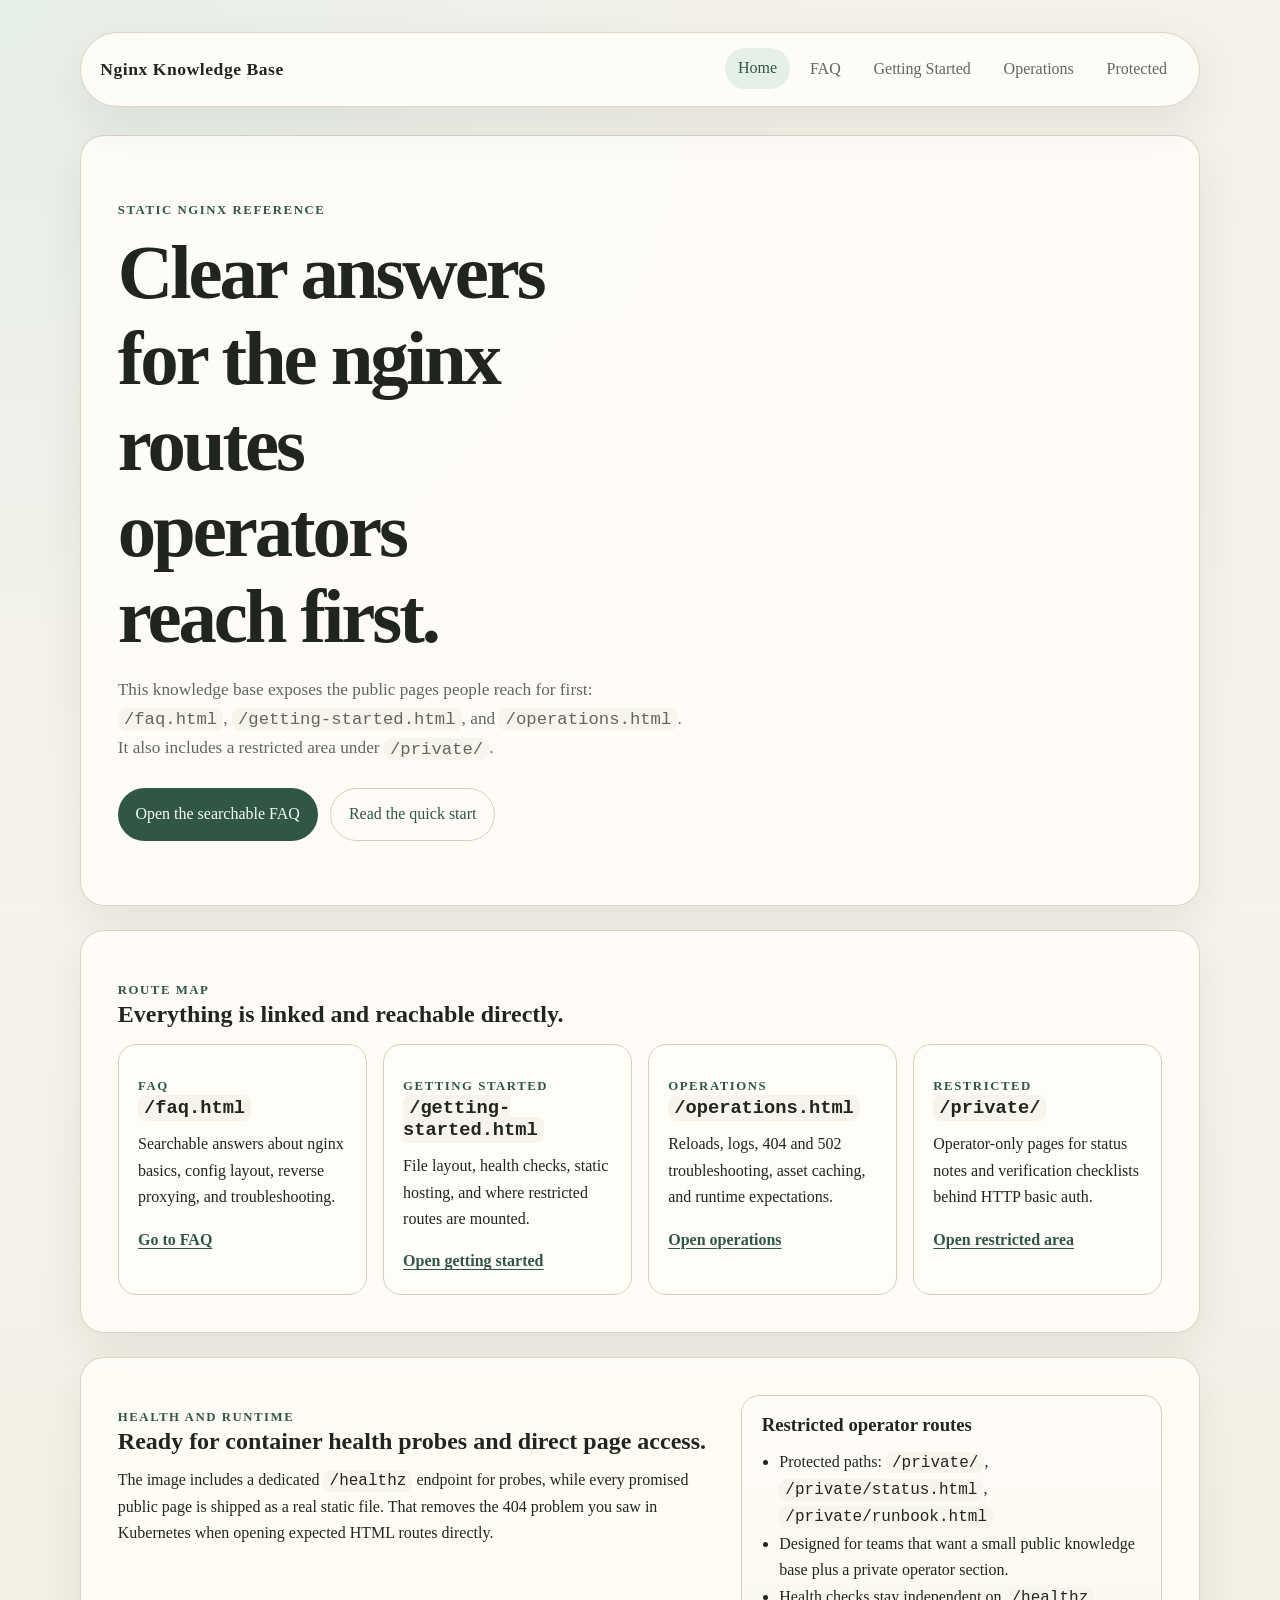
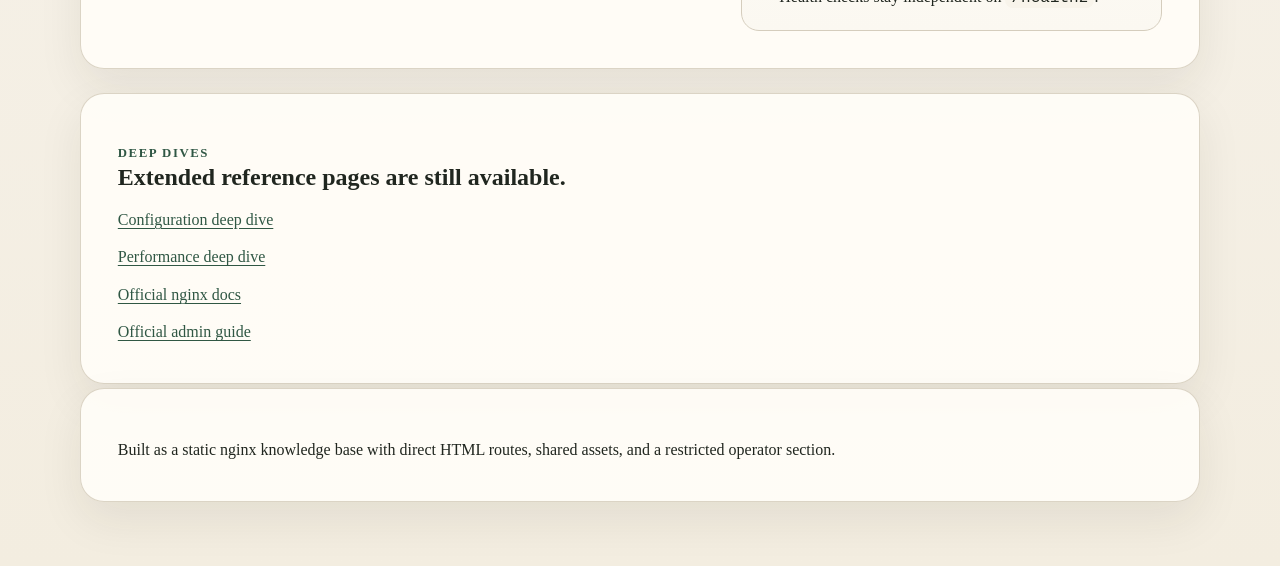
<file: site/index.html>
<!DOCTYPE html>
<html lang="en">
<head>
  <meta charset="utf-8">
  <meta name="viewport" content="width=device-width, initial-scale=1">
  <title>Nginx Knowledge Base | Reference home</title>
  <meta name="description" content="A static nginx knowledge base with public reference pages and a restricted operator area.">
  <link rel="stylesheet" href="assets/styles.css">
  <script src="assets/search.js" defer></script>
</head>
<body>
  <div class="page-shell">
    <header class="site-header">
      <a class="brand" href="index.html">Nginx Knowledge Base</a>
      <nav class="site-nav" aria-label="Primary">
        <a href="index.html">Home</a>
        <a href="faq.html">FAQ</a>
        <a href="getting-started.html">Getting Started</a>
        <a href="operations.html">Operations</a>
        <a href="private/" data-nav-match="/private/">Protected</a>
      </nav>
    </header>

    <main class="content">
      <section class="hero">
        <p class="eyebrow">Static nginx reference</p>
        <h1>Clear answers for the nginx routes operators reach first.</h1>
        <p class="lead">
          This knowledge base exposes the public pages people reach for first:
          <code>/faq.html</code>, <code>/getting-started.html</code>, and
          <code>/operations.html</code>. It also includes a restricted area
          under <code>/private/</code>.
        </p>
        <div class="hero-actions">
          <a class="button" href="faq.html">Open the searchable FAQ</a>
          <a class="button button-secondary" href="getting-started.html">Read the quick start</a>
        </div>
      </section>

      <section class="section">
        <div class="section-heading">
          <p class="eyebrow">Route map</p>
          <h2>Everything is linked and reachable directly.</h2>
        </div>
        <div class="card-grid">
          <article class="card">
            <p class="card-label">FAQ</p>
            <h3><code>/faq.html</code></h3>
            <p>Searchable answers about nginx basics, config layout, reverse proxying, and troubleshooting.</p>
            <a class="text-link" href="faq.html">Go to FAQ</a>
          </article>
          <article class="card">
            <p class="card-label">Getting started</p>
            <h3><code>/getting-started.html</code></h3>
            <p>File layout, health checks, static hosting, and where restricted routes are mounted.</p>
            <a class="text-link" href="getting-started.html">Open getting started</a>
          </article>
          <article class="card">
            <p class="card-label">Operations</p>
            <h3><code>/operations.html</code></h3>
            <p>Reloads, logs, 404 and 502 troubleshooting, asset caching, and runtime expectations.</p>
            <a class="text-link" href="operations.html">Open operations</a>
          </article>
          <article class="card">
            <p class="card-label">Restricted</p>
            <h3><code>/private/</code></h3>
            <p>Operator-only pages for status notes and verification checklists behind HTTP basic auth.</p>
            <a class="text-link" href="private/">Open restricted area</a>
          </article>
        </div>
      </section>

      <section class="section section-split">
        <div>
          <p class="eyebrow">Health and runtime</p>
          <h2>Ready for container health probes and direct page access.</h2>
          <p>
            The image includes a dedicated <code>/healthz</code> endpoint for
            probes, while every promised public page is shipped as a real static
            file. That removes the 404 problem you saw in Kubernetes when opening
            expected HTML routes directly.
          </p>
        </div>
        <div class="note-panel">
          <h3>Restricted operator routes</h3>
          <ul class="plain-list">
            <li>Protected paths: <code>/private/</code>, <code>/private/status.html</code>, <code>/private/runbook.html</code></li>
            <li>Designed for teams that want a small public knowledge base plus a private operator section.</li>
            <li>Health checks stay independent on <code>/healthz</code>.</li>
          </ul>
        </div>
      </section>

      <section class="section">
        <div class="section-heading">
          <p class="eyebrow">Deep dives</p>
          <h2>Extended reference pages are still available.</h2>
        </div>
        <div class="link-list">
          <a href="pages/configuration.html">Configuration deep dive</a>
          <a href="pages/performance.html">Performance deep dive</a>
          <a href="https://nginx.org/en/docs/" target="_blank" rel="noreferrer">Official nginx docs</a>
          <a href="https://docs.nginx.com/nginx/admin-guide/" target="_blank" rel="noreferrer">Official admin guide</a>
        </div>
      </section>
    </main>

    <footer class="site-footer">
      <p>Built as a static nginx knowledge base with direct HTML routes, shared assets, and a restricted operator section.</p>
    </footer>

    <button class="scroll-top" type="button" data-scroll-top hidden aria-label="Scroll back to top">Top</button>
  </div>
</body>
</html>
</file>
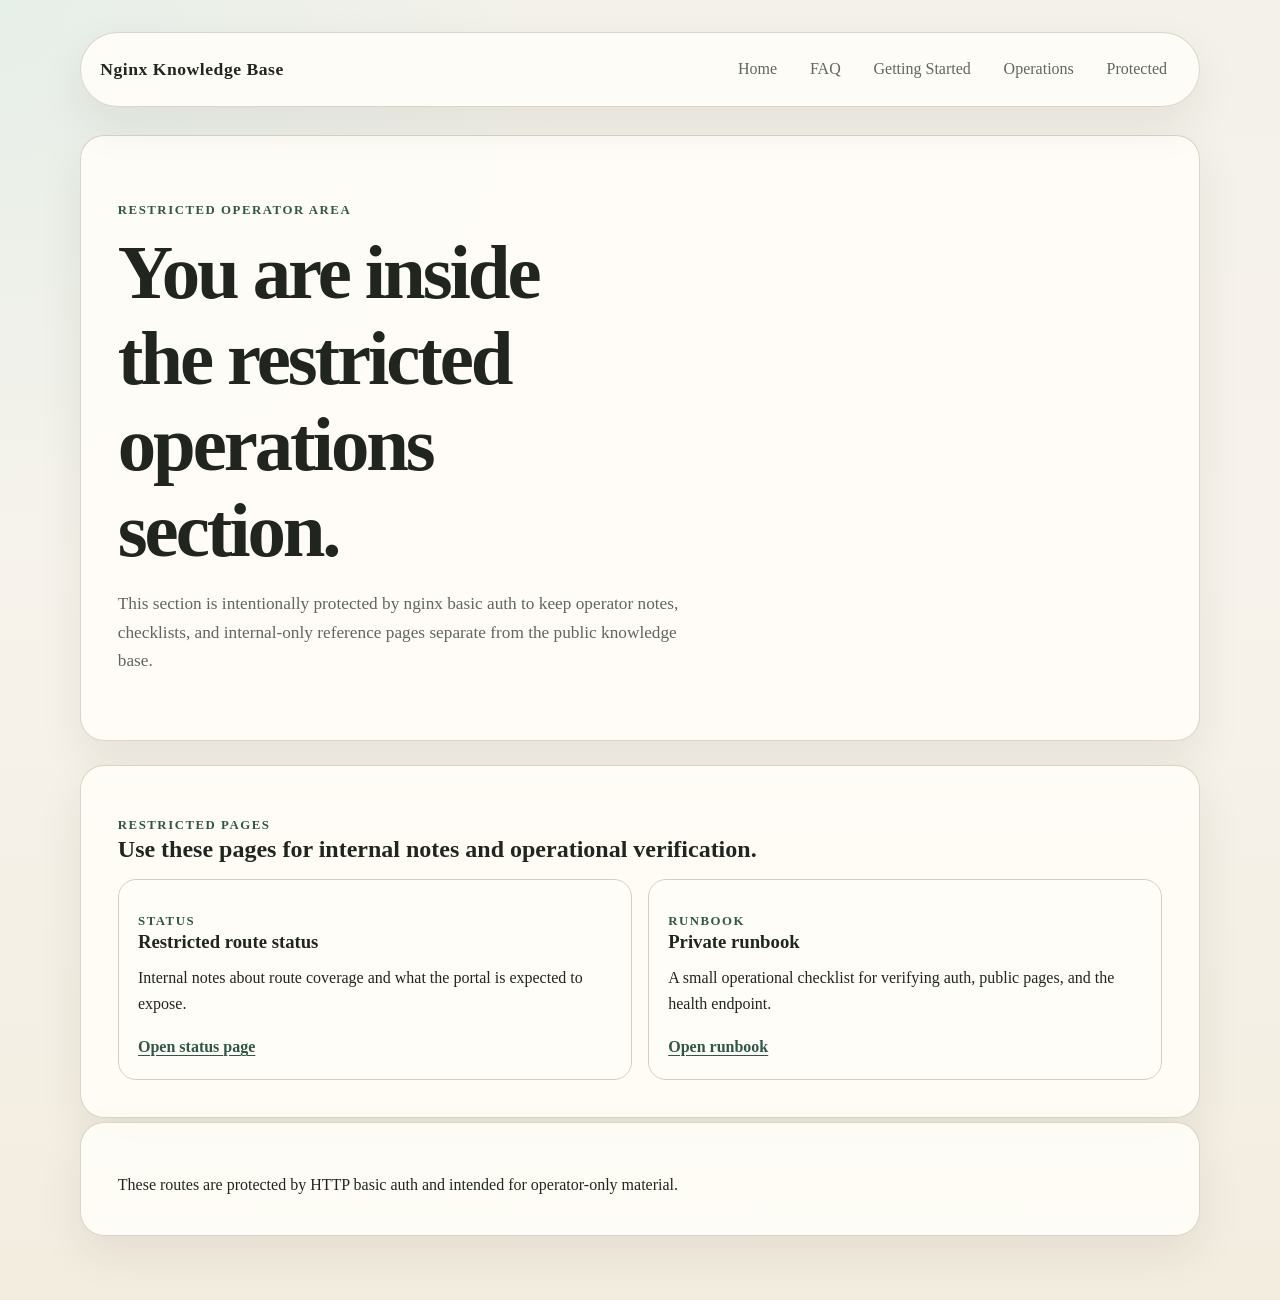
<file: site/private/index.html>
<!DOCTYPE html>
<html lang="en">
<head>
  <meta charset="utf-8">
  <meta name="viewport" content="width=device-width, initial-scale=1">
  <title>Nginx Knowledge Base | Restricted operator area</title>
  <meta name="description" content="Restricted operator pages guarded by nginx basic auth.">
  <link rel="stylesheet" href="../assets/styles.css">
  <script src="../assets/search.js" defer></script>
</head>
<body>
  <div class="page-shell">
    <header class="site-header">
      <a class="brand" href="../index.html">Nginx Knowledge Base</a>
      <nav class="site-nav" aria-label="Primary">
        <a href="../index.html">Home</a>
        <a href="../faq.html">FAQ</a>
        <a href="../getting-started.html">Getting Started</a>
        <a href="../operations.html">Operations</a>
        <a href="../private/" data-nav-match="/private/">Protected</a>
      </nav>
    </header>

    <main class="content">
      <section class="hero">
        <p class="eyebrow">Restricted operator area</p>
        <h1>You are inside the restricted operations section.</h1>
        <p class="lead">
          This section is intentionally protected by nginx basic auth to keep
          operator notes, checklists, and internal-only reference pages separate
          from the public knowledge base.
        </p>
      </section>

      <section class="section">
        <div class="section-heading">
          <p class="eyebrow">Restricted pages</p>
          <h2>Use these pages for internal notes and operational verification.</h2>
        </div>
        <div class="card-grid">
          <article class="card">
            <p class="card-label">Status</p>
            <h3>Restricted route status</h3>
            <p>Internal notes about route coverage and what the portal is expected to expose.</p>
            <a class="text-link" href="status.html">Open status page</a>
          </article>
          <article class="card">
            <p class="card-label">Runbook</p>
            <h3>Private runbook</h3>
            <p>A small operational checklist for verifying auth, public pages, and the health endpoint.</p>
            <a class="text-link" href="runbook.html">Open runbook</a>
          </article>
        </div>
      </section>
    </main>

    <footer class="site-footer">
      <p>These routes are protected by HTTP basic auth and intended for operator-only material.</p>
    </footer>

    <button class="scroll-top" type="button" data-scroll-top hidden aria-label="Scroll back to top">Top</button>
  </div>
</body>
</html>
</file>
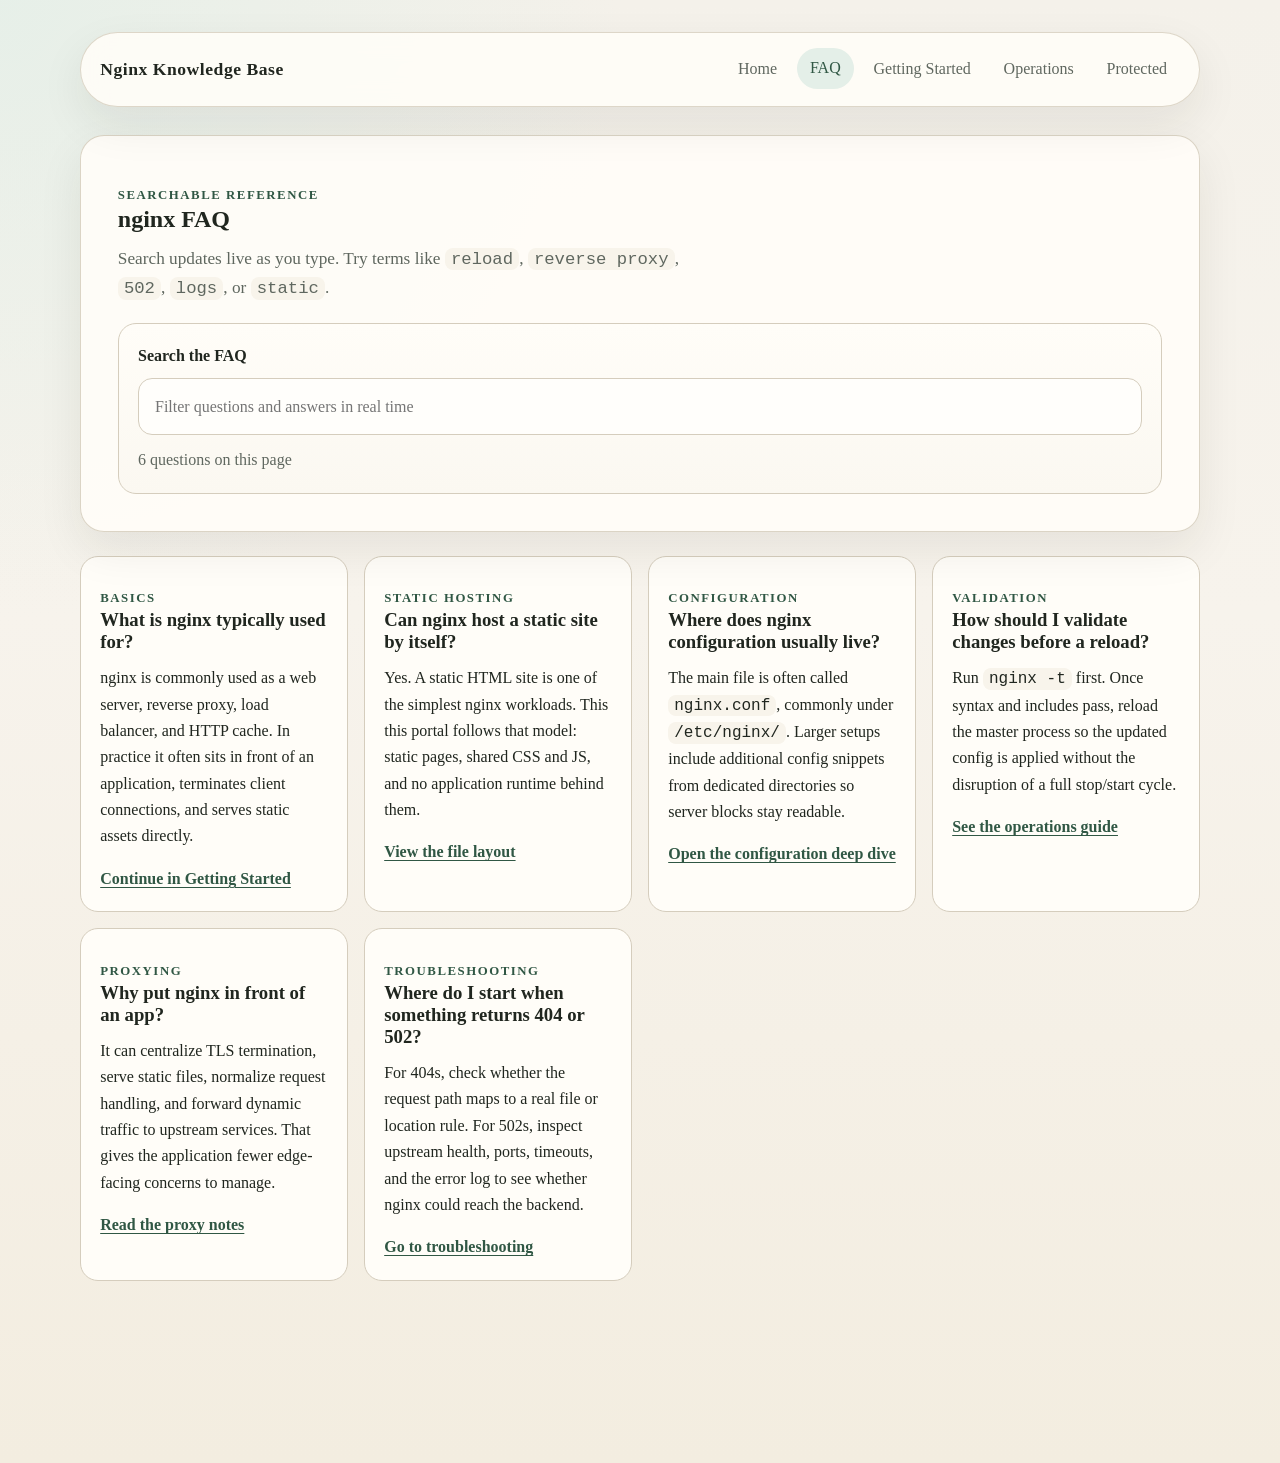
<file: site/faq.html>
<!DOCTYPE html>
<html lang="en">
<head>
  <meta charset="utf-8">
  <meta name="viewport" content="width=device-width, initial-scale=1">
  <title>Nginx Knowledge Base | Searchable FAQ</title>
  <meta name="description" content="Searchable FAQ entries covering nginx basics, configuration, reverse proxying, and troubleshooting.">
  <link rel="stylesheet" href="assets/styles.css">
  <script src="assets/search.js" defer></script>
</head>
<body>
  <div class="page-shell">
    <header class="site-header">
      <a class="brand" href="index.html">Nginx Knowledge Base</a>
      <nav class="site-nav" aria-label="Primary">
        <a href="index.html">Home</a>
        <a href="faq.html">FAQ</a>
        <a href="getting-started.html">Getting Started</a>
        <a href="operations.html">Operations</a>
        <a href="private/" data-nav-match="/private/">Protected</a>
      </nav>
    </header>

    <main class="content">
      <section class="section">
        <p class="eyebrow">Searchable reference</p>
        <h1>nginx FAQ</h1>
        <p class="lead">
          Search updates live as you type. Try terms like <code>reload</code>,
          <code>reverse proxy</code>, <code>502</code>, <code>logs</code>, or
          <code>static</code>.
        </p>

        <div class="search-panel">
          <label class="search-label" for="faq-search">Search the FAQ</label>
          <input
            id="faq-search"
            class="search-input"
            type="search"
            placeholder="Filter questions and answers in real time"
            data-faq-search
            autocomplete="off">
          <p class="search-status" data-search-status></p>
        </div>
      </section>

      <section class="faq-grid">
        <article class="faq-item" data-search="what is nginx reverse proxy load balancer cache static content">
          <p class="faq-meta">Basics</p>
          <h3>What is nginx typically used for?</h3>
          <p>
            nginx is commonly used as a web server, reverse proxy, load balancer,
            and HTTP cache. In practice it often sits in front of an application,
            terminates client connections, and serves static assets directly.
          </p>
          <a class="text-link" href="getting-started.html">Continue in Getting Started</a>
        </article>

        <article class="faq-item" data-search="serve static files html css js images root index">
          <p class="faq-meta">Static hosting</p>
          <h3>Can nginx host a static site by itself?</h3>
          <p>
            Yes. A static HTML site is one of the simplest nginx workloads. This
            this portal follows that model: static pages, shared CSS and JS, and
            no application runtime behind them.
          </p>
          <a class="text-link" href="getting-started.html">View the file layout</a>
        </article>

        <article class="faq-item" data-search="config location nginx conf conf d include server blocks">
          <p class="faq-meta">Configuration</p>
          <h3>Where does nginx configuration usually live?</h3>
          <p>
            The main file is often called <code>nginx.conf</code>, commonly under
            <code>/etc/nginx/</code>. Larger setups include additional config
            snippets from dedicated directories so server blocks stay readable.
          </p>
          <a class="text-link" href="pages/configuration.html">Open the configuration deep dive</a>
        </article>

        <article class="faq-item" data-search="validate config nginx -t reload without restart zero downtime">
          <p class="faq-meta">Validation</p>
          <h3>How should I validate changes before a reload?</h3>
          <p>
            Run <code>nginx -t</code> first. Once syntax and includes pass,
            reload the master process so the updated config is applied without the
            disruption of a full stop/start cycle.
          </p>
          <a class="text-link" href="operations.html">See the operations guide</a>
        </article>

        <article class="faq-item" data-search="reverse proxy upstream backend services app server">
          <p class="faq-meta">Proxying</p>
          <h3>Why put nginx in front of an app?</h3>
          <p>
            It can centralize TLS termination, serve static files, normalize
            request handling, and forward dynamic traffic to upstream services.
            That gives the application fewer edge-facing concerns to manage.
          </p>
          <a class="text-link" href="operations.html">Read the proxy notes</a>
        </article>

        <article class="faq-item" data-search="access log error log troubleshooting 404 502">
          <p class="faq-meta">Troubleshooting</p>
          <h3>Where do I start when something returns 404 or 502?</h3>
          <p>
            For 404s, check whether the request path maps to a real file or
            location rule. For 502s, inspect upstream health, ports, timeouts,
            and the error log to see whether nginx could reach the backend.
          </p>
          <a class="text-link" href="operations.html">Go to troubleshooting</a>
        </article>
      </section>

      <p class="empty-state" data-empty-state hidden>No entries match that search. Try a broader term.</p>
    </main>

    <footer class="site-footer">
      <p>Need the operational follow-up? Jump to <a href="operations.html">Operations</a>.</p>
    </footer>

    <button class="scroll-top" type="button" data-scroll-top hidden aria-label="Scroll back to top">Top</button>
  </div>
</body>
</html>
</file>
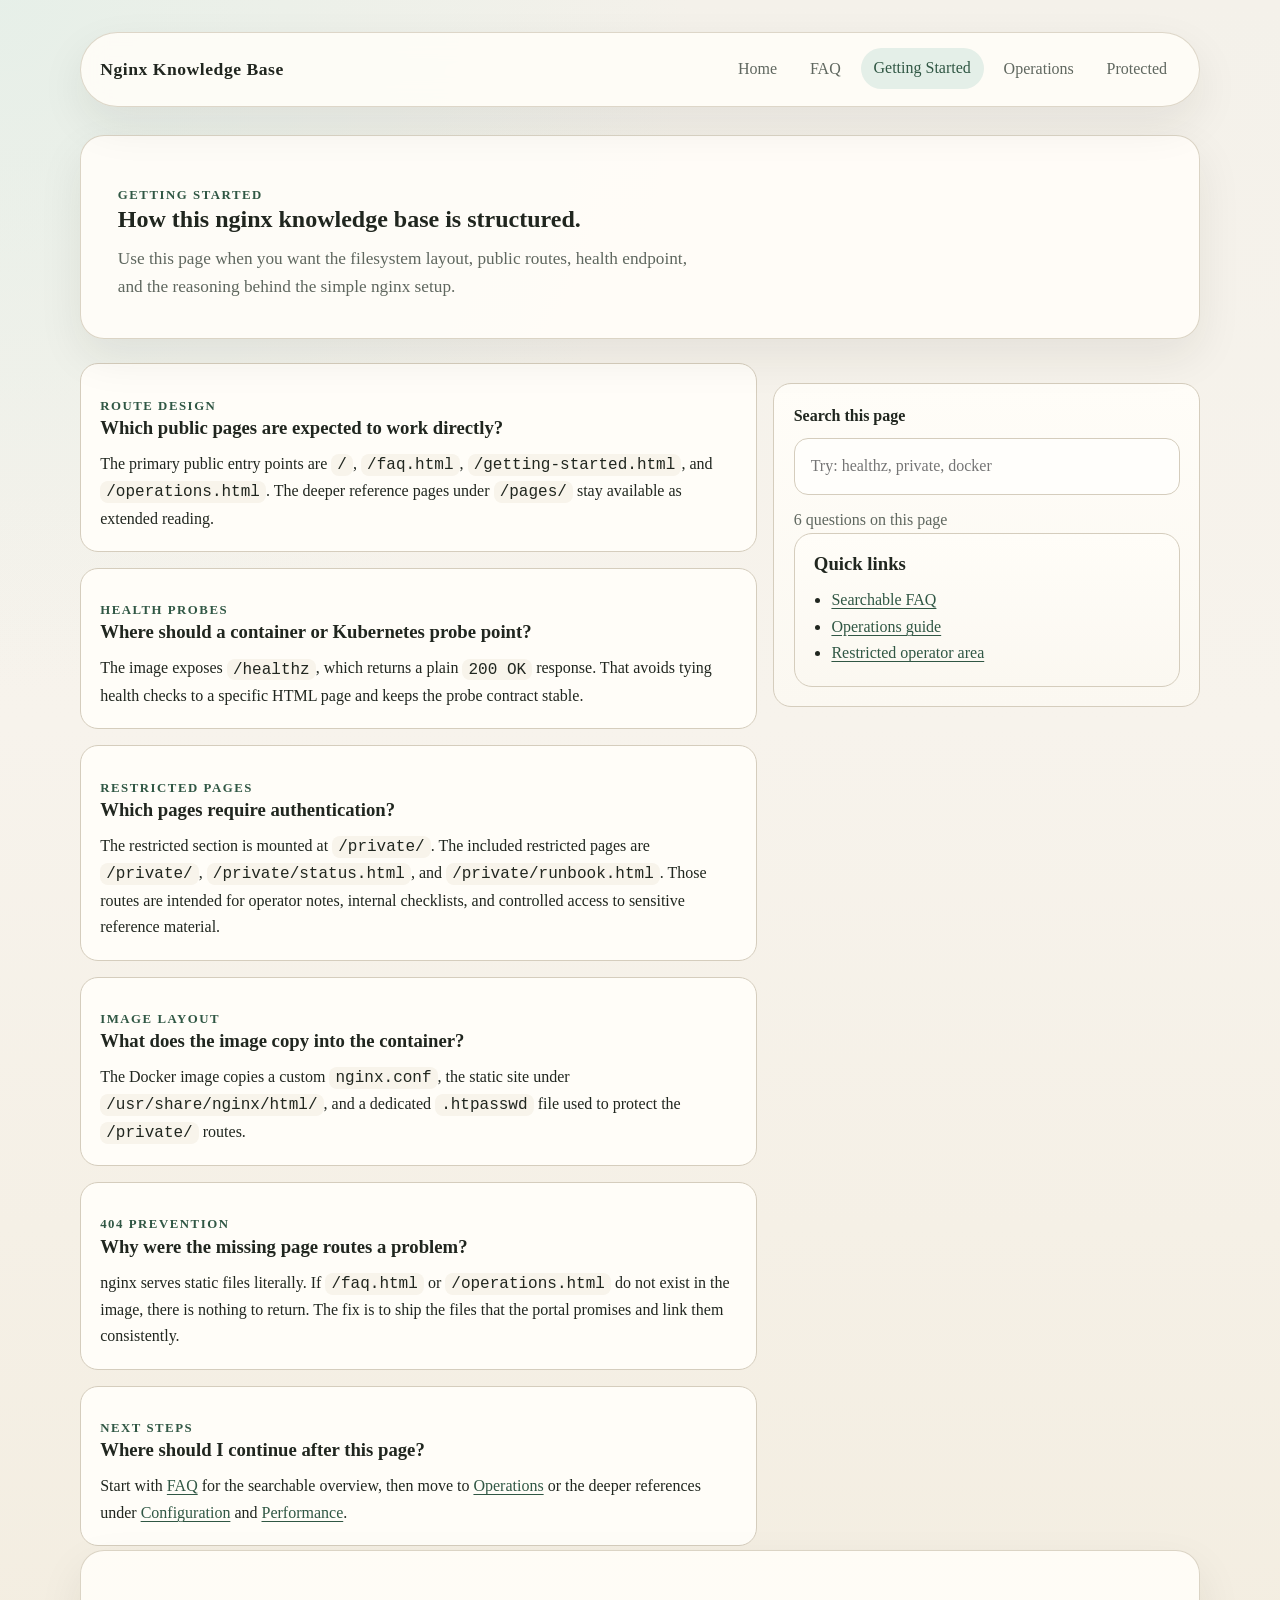
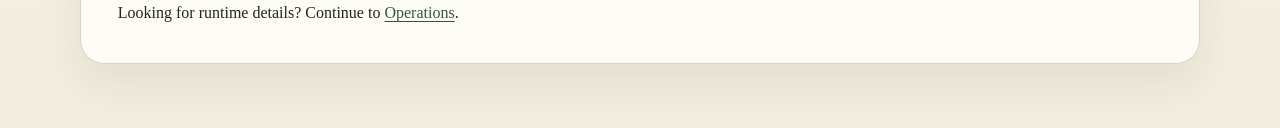
<file: site/getting-started.html>
<!DOCTYPE html>
<html lang="en">
<head>
  <meta charset="utf-8">
  <meta name="viewport" content="width=device-width, initial-scale=1">
  <title>Nginx Knowledge Base | Getting started</title>
  <meta name="description" content="Getting started guide for the nginx knowledge base and its public routes.">
  <link rel="stylesheet" href="assets/styles.css">
  <script src="assets/search.js" defer></script>
</head>
<body>
  <div class="page-shell">
    <header class="site-header">
      <a class="brand" href="index.html">Nginx Knowledge Base</a>
      <nav class="site-nav" aria-label="Primary">
        <a href="index.html">Home</a>
        <a href="faq.html">FAQ</a>
        <a href="getting-started.html">Getting Started</a>
        <a href="operations.html">Operations</a>
        <a href="private/" data-nav-match="/private/">Protected</a>
      </nav>
    </header>

    <main class="content">
      <section class="section">
        <p class="eyebrow">Getting started</p>
        <h1>How this nginx knowledge base is structured.</h1>
        <p class="lead">
          Use this page when you want the filesystem layout, public routes,
          health endpoint, and the reasoning behind the simple nginx setup.
        </p>
      </section>

      <section class="faq-layout">
        <div class="faq-column">
          <article class="faq-item" data-search="routes faq html getting started operations private pages deep dives">
            <p class="faq-meta">Route design</p>
            <h3>Which public pages are expected to work directly?</h3>
            <p>
              The primary public entry points are <code>/</code>,
              <code>/faq.html</code>, <code>/getting-started.html</code>, and
              <code>/operations.html</code>. The deeper reference pages under
              <code>/pages/</code> stay available as extended reading.
            </p>
          </article>

          <article class="faq-item" data-search="healthz health endpoint kubernetes probe container liveness">
            <p class="faq-meta">Health probes</p>
            <h3>Where should a container or Kubernetes probe point?</h3>
            <p>
              The image exposes <code>/healthz</code>, which returns a plain
              <code>200 OK</code> response. That avoids tying health checks to a
              specific HTML page and keeps the probe contract stable.
            </p>
          </article>

          <article class="faq-item" data-search="basic auth private status runbook credentials test test">
            <p class="faq-meta">Restricted pages</p>
            <h3>Which pages require authentication?</h3>
            <p>
              The restricted section is mounted at <code>/private/</code>.
              The included restricted pages are <code>/private/</code>,
              <code>/private/status.html</code>, and
              <code>/private/runbook.html</code>. Those routes are intended for
              operator notes, internal checklists, and controlled access to
              sensitive reference material.
            </p>
          </article>

          <article class="faq-item" data-search="dockerfile nginx conf htpasswd static assets copy">
            <p class="faq-meta">Image layout</p>
            <h3>What does the image copy into the container?</h3>
            <p>
              The Docker image copies a custom <code>nginx.conf</code>, the
              static site under <code>/usr/share/nginx/html/</code>, and a
              dedicated <code>.htpasswd</code> file used to protect the
              <code>/private/</code> routes.
            </p>
          </article>

          <article class="faq-item" data-search="static files root try files direct html routes 404">
            <p class="faq-meta">404 prevention</p>
            <h3>Why were the missing page routes a problem?</h3>
            <p>
              nginx serves static files literally. If
              <code>/faq.html</code> or <code>/operations.html</code> do not
              exist in the image, there is nothing to return. The fix is to ship
              the files that the portal promises and link them consistently.
            </p>
          </article>

          <article class="faq-item" data-search="next read configuration performance pages official docs">
            <p class="faq-meta">Next steps</p>
            <h3>Where should I continue after this page?</h3>
            <p>
              Start with <a href="faq.html">FAQ</a> for the searchable overview,
              then move to <a href="operations.html">Operations</a> or the deeper
              references under <a href="pages/configuration.html">Configuration</a>
              and <a href="pages/performance.html">Performance</a>.
            </p>
          </article>
        </div>

        <aside class="search-panel">
          <label class="search-label" for="faq-search">Search this page</label>
          <input
            id="faq-search"
            class="search-input"
            type="search"
            placeholder="Try: healthz, private, docker"
            data-faq-search
            autocomplete="off">
          <p class="search-status" data-search-status></p>

          <div class="note-panel">
            <h3>Quick links</h3>
            <ul class="plain-list">
              <li><a href="faq.html">Searchable FAQ</a></li>
              <li><a href="operations.html">Operations guide</a></li>
              <li><a href="private/">Restricted operator area</a></li>
            </ul>
          </div>

          <p class="empty-state" data-empty-state hidden>No entries match that search on this page.</p>
        </aside>
      </section>
    </main>

    <footer class="site-footer">
      <p>Looking for runtime details? Continue to <a href="operations.html">Operations</a>.</p>
    </footer>

    <button class="scroll-top" type="button" data-scroll-top hidden aria-label="Scroll back to top">Top</button>
  </div>
</body>
</html>
</file>
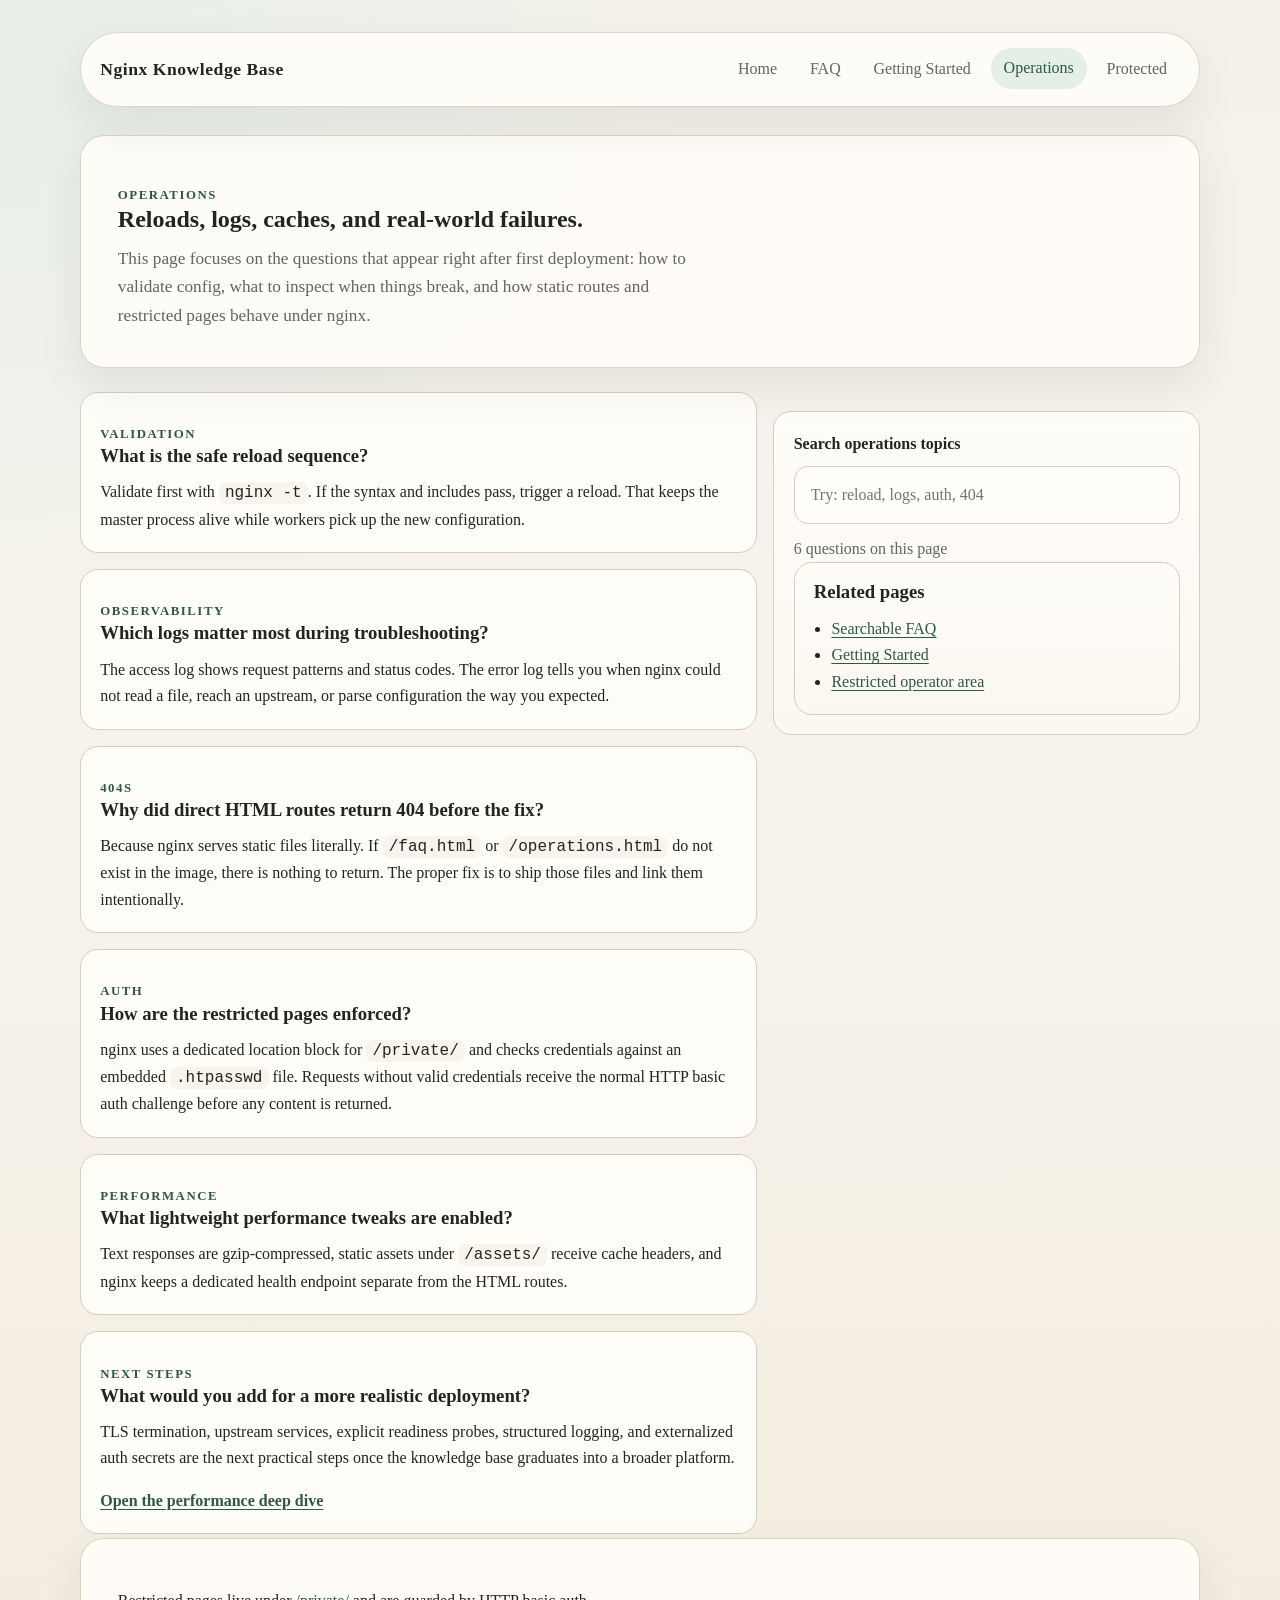
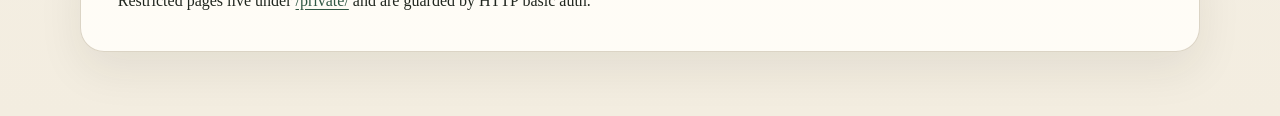
<file: site/operations.html>
<!DOCTYPE html>
<html lang="en">
<head>
  <meta charset="utf-8">
  <meta name="viewport" content="width=device-width, initial-scale=1">
  <title>Nginx Knowledge Base | Operations and troubleshooting</title>
  <meta name="description" content="Operations guide for nginx reloads, logs, health checks, and troubleshooting.">
  <link rel="stylesheet" href="assets/styles.css">
  <script src="assets/search.js" defer></script>
</head>
<body>
  <div class="page-shell">
    <header class="site-header">
      <a class="brand" href="index.html">Nginx Knowledge Base</a>
      <nav class="site-nav" aria-label="Primary">
        <a href="index.html">Home</a>
        <a href="faq.html">FAQ</a>
        <a href="getting-started.html">Getting Started</a>
        <a href="operations.html">Operations</a>
        <a href="private/" data-nav-match="/private/">Protected</a>
      </nav>
    </header>

    <main class="content">
      <section class="section">
        <p class="eyebrow">Operations</p>
        <h1>Reloads, logs, caches, and real-world failures.</h1>
        <p class="lead">
          This page focuses on the questions that appear right after first
          deployment: how to validate config, what to inspect when things break,
          and how static routes and restricted pages behave under nginx.
        </p>
      </section>

      <section class="faq-layout">
        <div class="faq-column">
          <article class="faq-item" data-search="nginx -t reload validation config changes">
            <p class="faq-meta">Validation</p>
            <h3>What is the safe reload sequence?</h3>
            <p>
              Validate first with <code>nginx -t</code>. If the syntax and
              includes pass, trigger a reload. That keeps the master process
              alive while workers pick up the new configuration.
            </p>
          </article>

          <article class="faq-item" data-search="access log error log where troubleshooting failures">
            <p class="faq-meta">Observability</p>
            <h3>Which logs matter most during troubleshooting?</h3>
            <p>
              The access log shows request patterns and status codes. The error
              log tells you when nginx could not read a file, reach an upstream,
              or parse configuration the way you expected.
            </p>
          </article>

          <article class="faq-item" data-search="404 html routes missing files direct requests kubernetes ingress">
            <p class="faq-meta">404s</p>
            <h3>Why did direct HTML routes return 404 before the fix?</h3>
            <p>
              Because nginx serves static files literally. If
              <code>/faq.html</code> or <code>/operations.html</code> do not
              exist in the image, there is nothing to return. The proper fix is
              to ship those files and link them intentionally.
            </p>
          </article>

          <article class="faq-item" data-search="basic auth 401 credentials private routes htpasswd">
            <p class="faq-meta">Auth</p>
            <h3>How are the restricted pages enforced?</h3>
            <p>
              nginx uses a dedicated location block for <code>/private/</code>
              and checks credentials against an embedded
              <code>.htpasswd</code> file. Requests without valid credentials
              receive the normal HTTP basic auth challenge before any content is returned.
            </p>
          </article>

          <article class="faq-item" data-search="gzip cache headers assets css js performance">
            <p class="faq-meta">Performance</p>
            <h3>What lightweight performance tweaks are enabled?</h3>
            <p>
              Text responses are gzip-compressed, static assets under
              <code>/assets/</code> receive cache headers, and nginx keeps a
              dedicated health endpoint separate from the HTML routes.
            </p>
          </article>

          <article class="faq-item" data-search="next steps proxy upstream tls production hardening">
            <p class="faq-meta">Next steps</p>
            <h3>What would you add for a more realistic deployment?</h3>
            <p>
              TLS termination, upstream services, explicit readiness probes,
              structured logging, and externalized auth secrets are the next
              practical steps once the knowledge base graduates into a broader platform.
            </p>
            <a class="text-link" href="pages/performance.html">Open the performance deep dive</a>
          </article>
        </div>

        <aside class="search-panel">
          <label class="search-label" for="faq-search">Search operations topics</label>
          <input
            id="faq-search"
            class="search-input"
            type="search"
            placeholder="Try: reload, logs, auth, 404"
            data-faq-search
            autocomplete="off">
          <p class="search-status" data-search-status></p>

          <div class="note-panel">
            <h3>Related pages</h3>
            <ul class="plain-list">
              <li><a href="faq.html">Searchable FAQ</a></li>
              <li><a href="getting-started.html">Getting Started</a></li>
              <li><a href="private/">Restricted operator area</a></li>
            </ul>
          </div>

          <p class="empty-state" data-empty-state hidden>No operations entry matched that search.</p>
        </aside>
      </section>
    </main>

    <footer class="site-footer">
      <p>Restricted pages live under <a href="private/">/private/</a> and are guarded by HTTP basic auth.</p>
    </footer>

    <button class="scroll-top" type="button" data-scroll-top hidden aria-label="Scroll back to top">Top</button>
  </div>
</body>
</html>
</file>
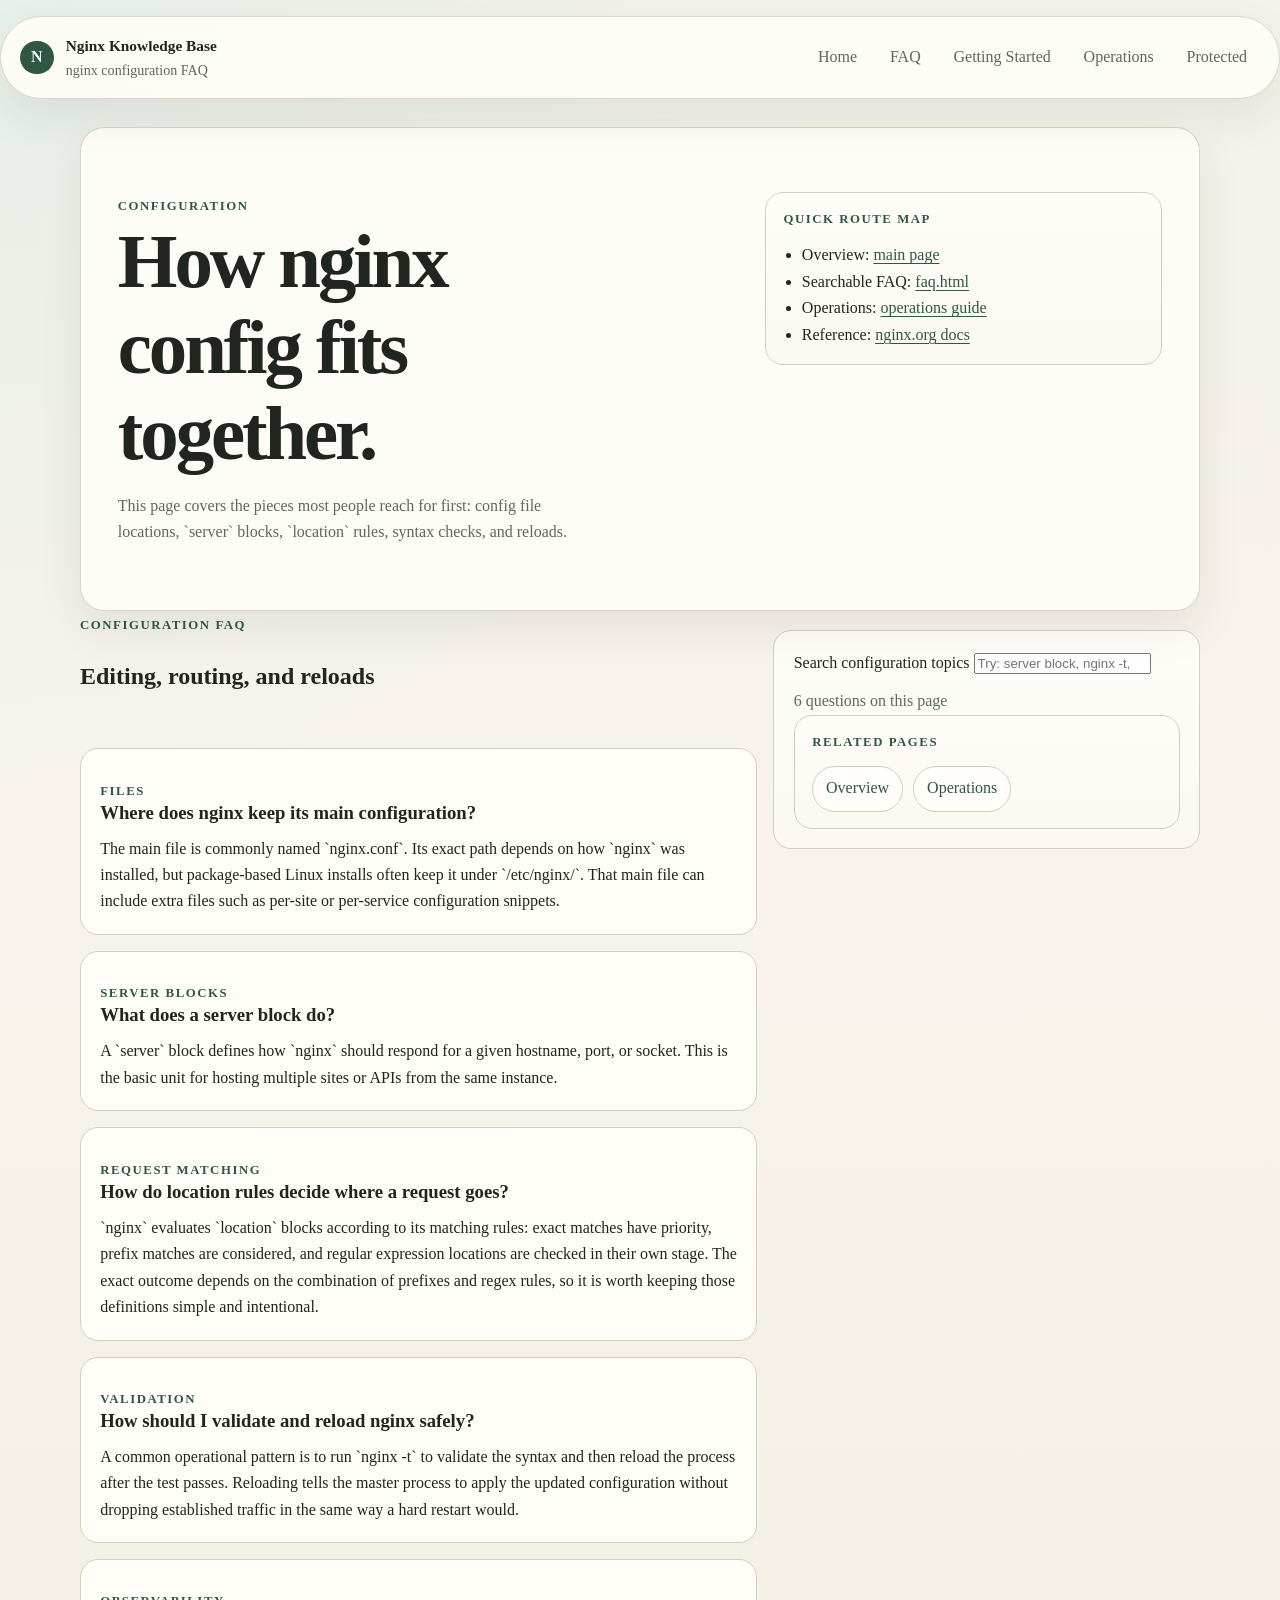
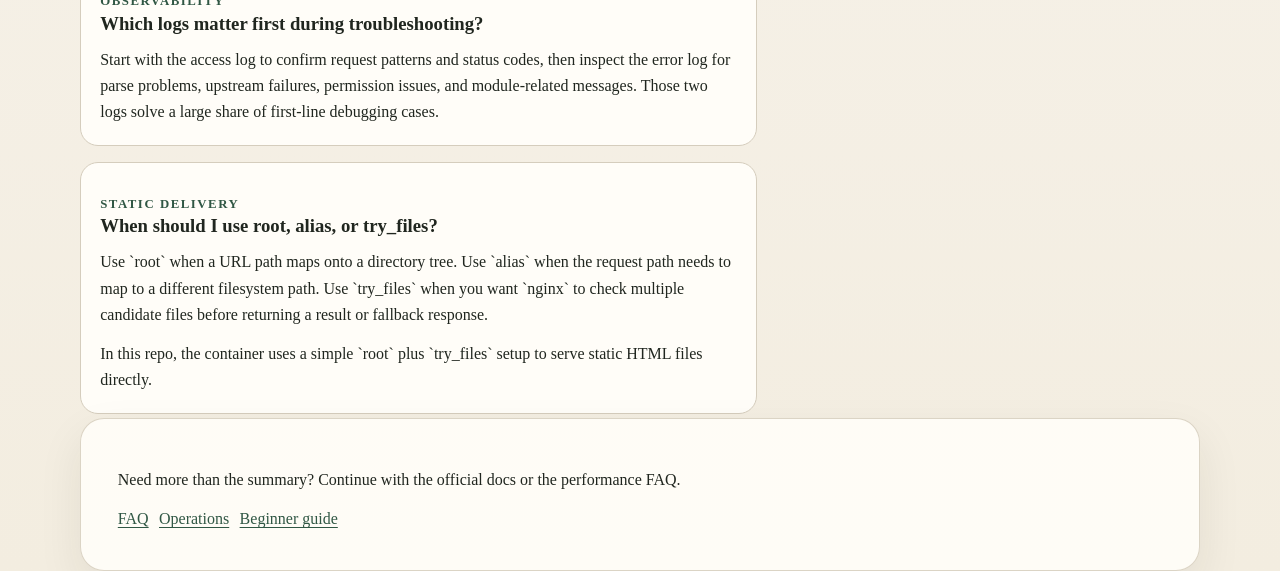
<file: site/pages/configuration.html>
<!DOCTYPE html>
<html lang="en">
  <head>
    <meta charset="UTF-8" />
    <meta name="viewport" content="width=device-width, initial-scale=1.0" />
    <meta
      name="description"
      content="FAQ page about nginx configuration, testing, reloads, and request routing."
    />
    <title>Nginx Knowledge Base | Configuration FAQ</title>
    <link rel="stylesheet" href="../assets/styles.css" />
    <script src="../assets/search.js" defer></script>
  </head>
  <body>
    <header class="site-header">
      <div class="shell topbar">
        <a class="brand" href="../index.html">
          <span class="brand-mark">N</span>
          <span class="brand-copy">
            <strong>Nginx Knowledge Base</strong>
            <span>nginx configuration FAQ</span>
          </span>
        </a>
        <nav class="nav" aria-label="Primary">
          <a href="../index.html">Home</a>
          <a href="../faq.html">FAQ</a>
          <a href="../getting-started.html">Getting Started</a>
          <a href="../operations.html">Operations</a>
          <a href="../private/" data-nav-match="/private/">Protected</a>
        </nav>
      </div>
    </header>

    <main class="shell">
      <section class="hero">
        <div class="hero-card">
          <div class="hero-copy">
            <span class="eyebrow">Configuration</span>
            <h1>How nginx config fits together.</h1>
            <p>
              This page covers the pieces most people reach for first: config
              file locations, `server` blocks, `location` rules, syntax checks,
              and reloads.
            </p>
          </div>
          <aside class="hero-panel">
            <p class="page-meta">Quick route map</p>
            <ul>
              <li>Overview: <a href="../index.html">main page</a></li>
              <li>Searchable FAQ: <a href="../faq.html">faq.html</a></li>
              <li>Operations: <a href="../operations.html">operations guide</a></li>
              <li>Reference: <a href="https://nginx.org/en/docs/" target="_blank" rel="noreferrer">nginx.org docs</a></li>
            </ul>
          </aside>
        </div>
      </section>

      <section class="faq-layout">
        <div class="faq-column">
          <div class="section-heading">
            <span class="eyebrow">Configuration FAQ</span>
            <h2>Editing, routing, and reloads</h2>
          </div>

          <article
            class="faq-item"
            data-search="where config file nginx conf default path include conf d sites"
          >
            <p class="faq-meta">Files</p>
            <h3>Where does nginx keep its main configuration?</h3>
            <p>
              The main file is commonly named `nginx.conf`. Its exact path depends
              on how `nginx` was installed, but package-based Linux installs often
              keep it under `/etc/nginx/`. That main file can include extra files
              such as per-site or per-service configuration snippets.
            </p>
          </article>

          <article
            class="faq-item"
            data-search="server block virtual host hostnames listen ports routing"
          >
            <p class="faq-meta">Server blocks</p>
            <h3>What does a server block do?</h3>
            <p>
              A `server` block defines how `nginx` should respond for a given
              hostname, port, or socket. This is the basic unit for hosting
              multiple sites or APIs from the same instance.
            </p>
          </article>

          <article
            class="faq-item"
            data-search="location matching exact prefix regex longest match request routing"
          >
            <p class="faq-meta">Request matching</p>
            <h3>How do location rules decide where a request goes?</h3>
            <p>
              `nginx` evaluates `location` blocks according to its matching rules:
              exact matches have priority, prefix matches are considered, and
              regular expression locations are checked in their own stage. The
              exact outcome depends on the combination of prefixes and regex rules,
              so it is worth keeping those definitions simple and intentional.
            </p>
          </article>

          <article
            class="faq-item"
            data-search="test config syntax nginx t reload command zero downtime"
          >
            <p class="faq-meta">Validation</p>
            <h3>How should I validate and reload nginx safely?</h3>
            <p>
              A common operational pattern is to run `nginx -t` to validate the
              syntax and then reload the process after the test passes. Reloading
              tells the master process to apply the updated configuration without
              dropping established traffic in the same way a hard restart would.
            </p>
          </article>

          <article
            class="faq-item"
            data-search="access log error log observability troubleshooting request failures"
          >
            <p class="faq-meta">Observability</p>
            <h3>Which logs matter first during troubleshooting?</h3>
            <p>
              Start with the access log to confirm request patterns and status
              codes, then inspect the error log for parse problems, upstream
              failures, permission issues, and module-related messages. Those two
              logs solve a large share of first-line debugging cases.
            </p>
          </article>

          <article
            class="faq-item"
            data-search="static root alias try files difference document root"
          >
            <p class="faq-meta">Static delivery</p>
            <h3>When should I use root, alias, or try_files?</h3>
            <p>
              Use `root` when a URL path maps onto a directory tree. Use `alias`
              when the request path needs to map to a different filesystem path.
              Use `try_files` when you want `nginx` to check multiple candidate
              files before returning a result or fallback response.
            </p>
            <p>
              In this repo, the container uses a simple `root` plus `try_files`
              setup to serve static HTML files directly.
            </p>
          </article>
        </div>

        <aside class="search-panel">
          <label for="faq-search">Search configuration topics</label>
          <input
            id="faq-search"
            type="search"
            placeholder="Try: server block, nginx -t, logs"
            data-faq-search
          />
          <p class="search-status" data-search-status></p>

          <div class="callout">
            <p class="page-meta">Related pages</p>
            <div class="related-links">
              <a class="ghost-link" href="../index.html">Overview</a>
              <a class="ghost-link" href="../operations.html">Operations</a>
            </div>
          </div>

          <div class="empty-state" data-empty-state hidden>
            No configuration entry matched. Try shorter terms like "reload" or "logs".
          </div>
        </aside>
      </section>
    </main>

    <footer class="shell site-footer">
      <p>Need more than the summary? Continue with the official docs or the performance FAQ.</p>
      <div class="footer-links">
        <a href="../faq.html">FAQ</a>
        <a href="../operations.html">Operations</a>
        <a href="https://nginx.org/en/docs/beginners_guide.html" target="_blank" rel="noreferrer">
          Beginner guide
        </a>
      </div>
    </footer>

    <button class="scroll-top" type="button" data-scroll-top hidden aria-label="Scroll to top">
      Top
    </button>
  </body>
</html>
</file>
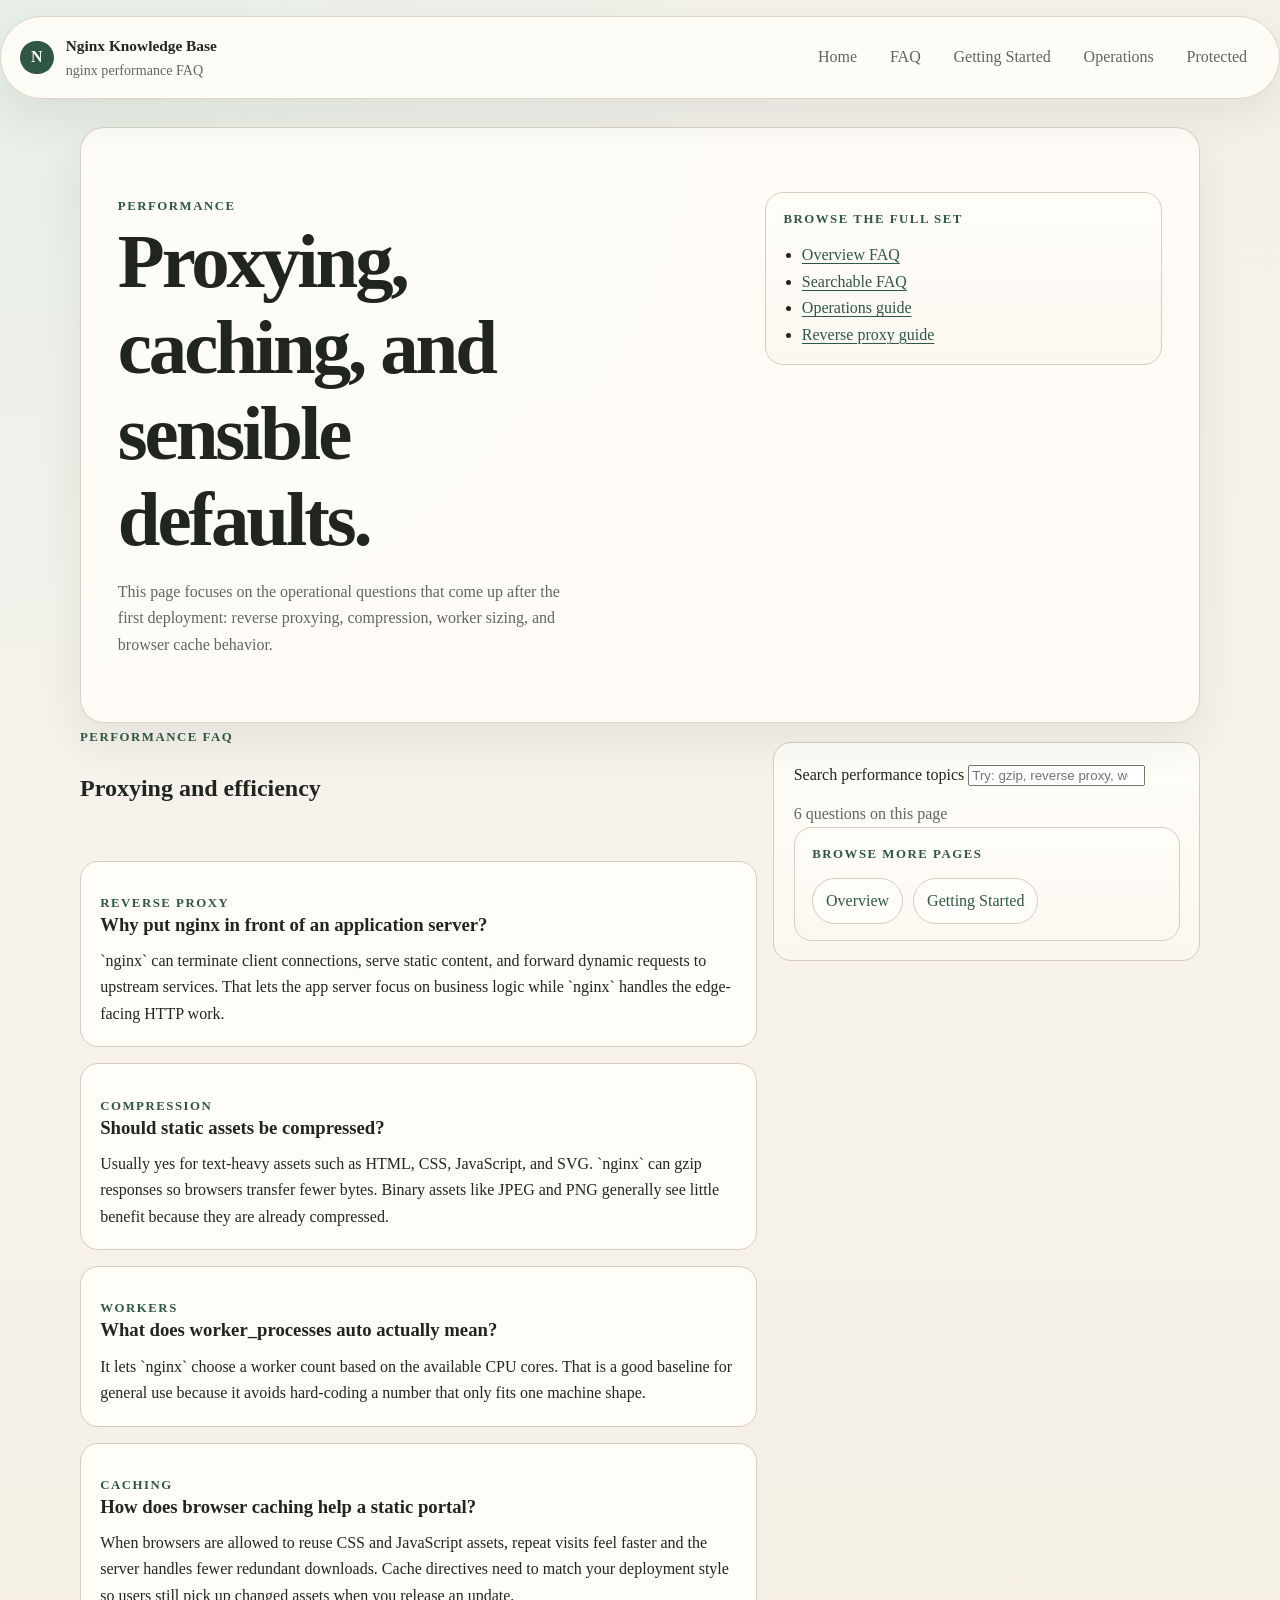
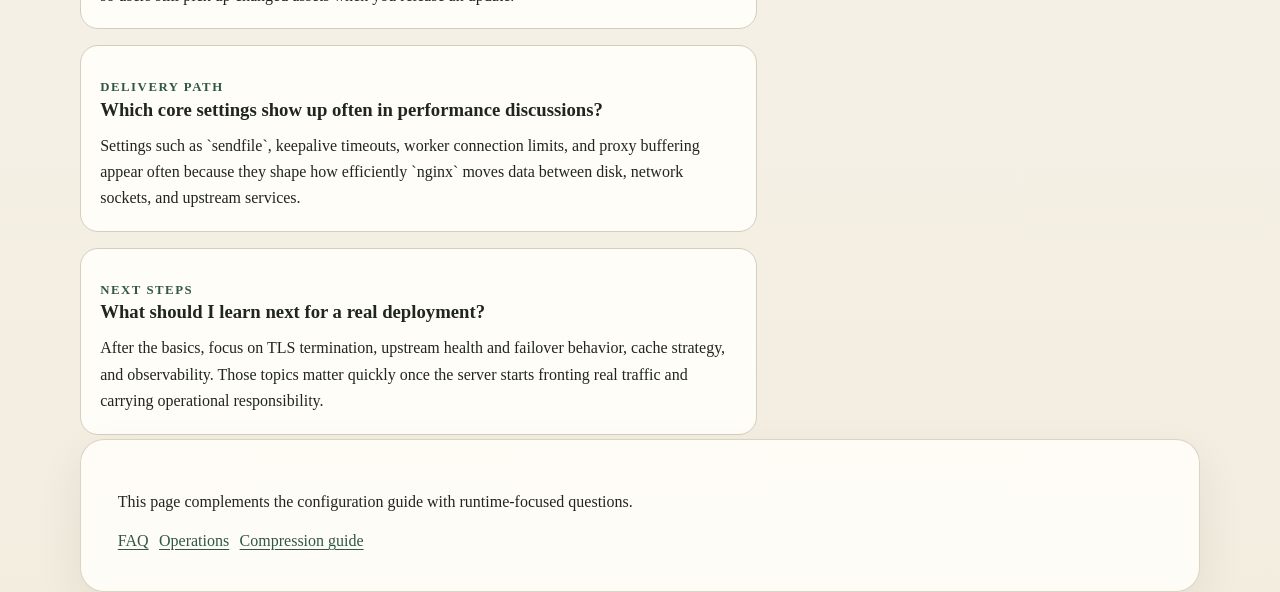
<file: site/pages/performance.html>
<!DOCTYPE html>
<html lang="en">
  <head>
    <meta charset="UTF-8" />
    <meta name="viewport" content="width=device-width, initial-scale=1.0" />
    <meta
      name="description"
      content="FAQ page about nginx reverse proxying, compression, worker processes, and caching."
    />
    <title>Nginx Knowledge Base | Performance FAQ</title>
    <link rel="stylesheet" href="../assets/styles.css" />
    <script src="../assets/search.js" defer></script>
  </head>
  <body>
    <header class="site-header">
      <div class="shell topbar">
        <a class="brand" href="../index.html">
          <span class="brand-mark">N</span>
          <span class="brand-copy">
            <strong>Nginx Knowledge Base</strong>
            <span>nginx performance FAQ</span>
          </span>
        </a>
        <nav class="nav" aria-label="Primary">
          <a href="../index.html">Home</a>
          <a href="../faq.html">FAQ</a>
          <a href="../getting-started.html">Getting Started</a>
          <a href="../operations.html">Operations</a>
          <a href="../private/" data-nav-match="/private/">Protected</a>
        </nav>
      </div>
    </header>

    <main class="shell">
      <section class="hero">
        <div class="hero-card">
          <div class="hero-copy">
            <span class="eyebrow">Performance</span>
            <h1>Proxying, caching, and sensible defaults.</h1>
            <p>
              This page focuses on the operational questions that come up after
              the first deployment: reverse proxying, compression, worker sizing,
              and browser cache behavior.
            </p>
          </div>
          <aside class="hero-panel">
            <p class="page-meta">Browse the full set</p>
            <ul>
              <li><a href="../index.html">Overview FAQ</a></li>
              <li><a href="../faq.html">Searchable FAQ</a></li>
              <li><a href="../operations.html">Operations guide</a></li>
              <li><a href="https://docs.nginx.com/nginx/admin-guide/web-server/reverse-proxy/" target="_blank" rel="noreferrer">Reverse proxy guide</a></li>
            </ul>
          </aside>
        </div>
      </section>

      <section class="faq-layout">
        <div class="faq-column">
          <div class="section-heading">
            <span class="eyebrow">Performance FAQ</span>
            <h2>Proxying and efficiency</h2>
          </div>

          <article
            class="faq-item"
            data-search="reverse proxy upstream backend app server proxy pass load balancing"
          >
            <p class="faq-meta">Reverse proxy</p>
            <h3>Why put nginx in front of an application server?</h3>
            <p>
              `nginx` can terminate client connections, serve static content, and
              forward dynamic requests to upstream services. That lets the app
              server focus on business logic while `nginx` handles the edge-facing
              HTTP work.
            </p>
          </article>

          <article
            class="faq-item"
            data-search="gzip compression brotli text assets css js html transfer size"
          >
            <p class="faq-meta">Compression</p>
            <h3>Should static assets be compressed?</h3>
            <p>
              Usually yes for text-heavy assets such as HTML, CSS, JavaScript, and
              SVG. `nginx` can gzip responses so browsers transfer fewer bytes.
              Binary assets like JPEG and PNG generally see little benefit because
              they are already compressed.
            </p>
          </article>

          <article
            class="faq-item"
            data-search="worker processes auto worker connections tuning concurrency"
          >
            <p class="faq-meta">Workers</p>
            <h3>What does worker_processes auto actually mean?</h3>
            <p>
              It lets `nginx` choose a worker count based on the available CPU
              cores. That is a good baseline for general use because it avoids
              hard-coding a number that only fits one machine shape.
            </p>
          </article>

          <article
            class="faq-item"
            data-search="cache headers expires immutable browser caching static assets"
          >
            <p class="faq-meta">Caching</p>
            <h3>How does browser caching help a static portal?</h3>
            <p>
              When browsers are allowed to reuse CSS and JavaScript assets, repeat
              visits feel faster and the server handles fewer redundant downloads.
              Cache directives need to match your deployment style so users still
              pick up changed assets when you release an update.
            </p>
          </article>

          <article
            class="faq-item"
            data-search="keepalive timeout tcp sendfile static files optimization"
          >
            <p class="faq-meta">Delivery path</p>
            <h3>Which core settings show up often in performance discussions?</h3>
            <p>
              Settings such as `sendfile`, keepalive timeouts, worker connection
              limits, and proxy buffering appear often because they shape how
              efficiently `nginx` moves data between disk, network sockets, and
              upstream services.
            </p>
          </article>

          <article
            class="faq-item"
            data-search="where next load balancer upstream health tls docs"
          >
            <p class="faq-meta">Next steps</p>
            <h3>What should I learn next for a real deployment?</h3>
            <p>
              After the basics, focus on TLS termination, upstream health and
              failover behavior, cache strategy, and observability. Those topics
              matter quickly once the server starts fronting real traffic and
              carrying operational responsibility.
            </p>
          </article>
        </div>

        <aside class="search-panel">
          <label for="faq-search">Search performance topics</label>
          <input
            id="faq-search"
            type="search"
            placeholder="Try: gzip, reverse proxy, workers"
            data-faq-search
          />
          <p class="search-status" data-search-status></p>

          <div class="callout">
            <p class="page-meta">Browse more pages</p>
            <div class="related-links">
              <a class="ghost-link" href="../index.html">Overview</a>
              <a class="ghost-link" href="../getting-started.html">Getting Started</a>
            </div>
          </div>

          <div class="empty-state" data-empty-state hidden>
            No performance entry matched. Try "proxy", "gzip", or "workers".
          </div>
        </aside>
      </section>
    </main>

    <footer class="shell site-footer">
      <p>This page complements the configuration guide with runtime-focused questions.</p>
      <div class="footer-links">
        <a href="../faq.html">FAQ</a>
        <a href="../operations.html">Operations</a>
        <a href="https://docs.nginx.com/nginx/admin-guide/web-server/compression/" target="_blank" rel="noreferrer">
          Compression guide
        </a>
      </div>
    </footer>

    <button class="scroll-top" type="button" data-scroll-top hidden aria-label="Scroll to top">
      Top
    </button>
  </body>
</html>
</file>
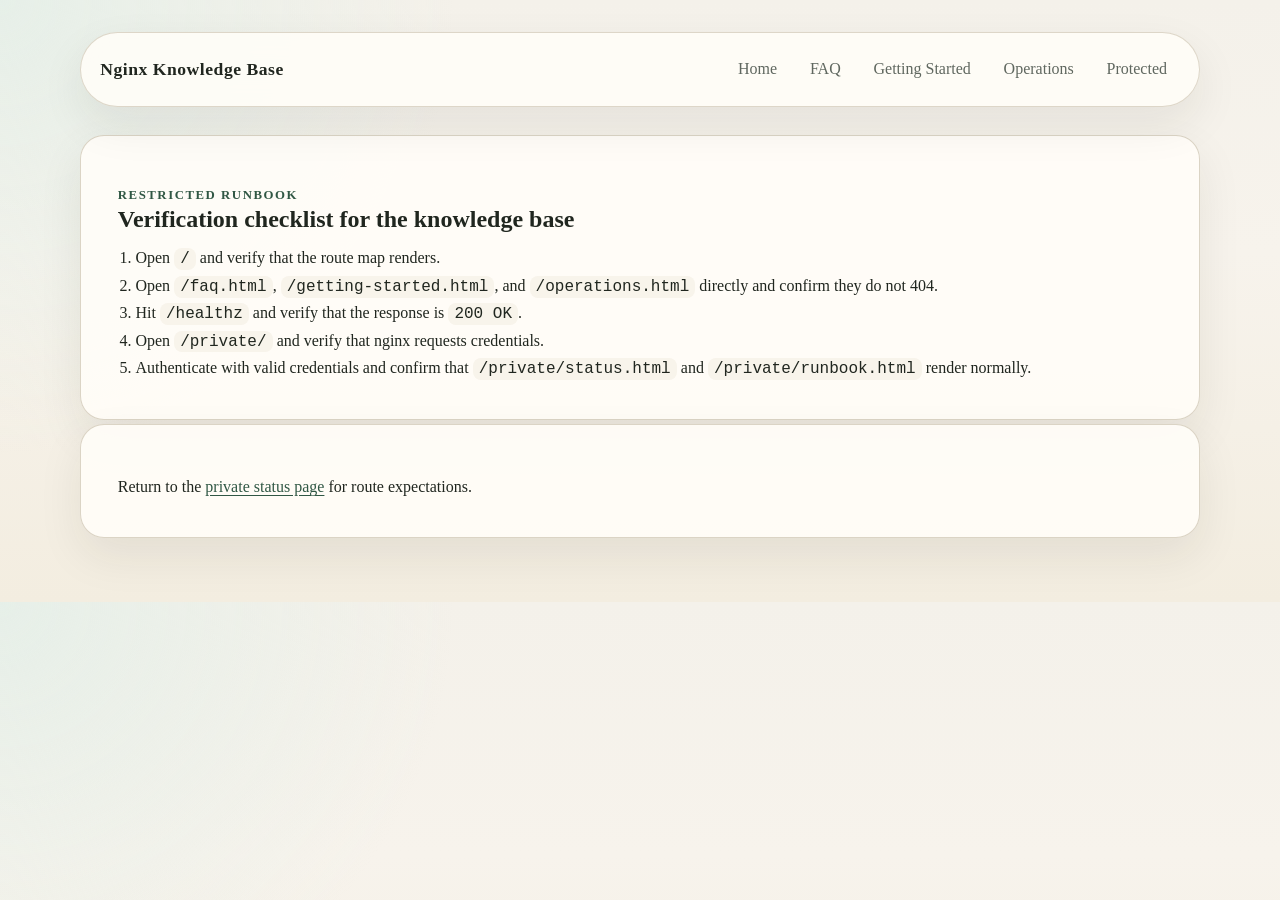
<file: site/private/runbook.html>
<!DOCTYPE html>
<html lang="en">
<head>
  <meta charset="utf-8">
  <meta name="viewport" content="width=device-width, initial-scale=1">
  <title>Nginx Knowledge Base | Restricted runbook</title>
  <meta name="description" content="Restricted verification checklist protected by nginx basic auth.">
  <link rel="stylesheet" href="../assets/styles.css">
  <script src="../assets/search.js" defer></script>
</head>
<body>
  <div class="page-shell">
    <header class="site-header">
      <a class="brand" href="../index.html">Nginx Knowledge Base</a>
      <nav class="site-nav" aria-label="Primary">
        <a href="../index.html">Home</a>
        <a href="../faq.html">FAQ</a>
        <a href="../getting-started.html">Getting Started</a>
        <a href="../operations.html">Operations</a>
        <a href="../private/" data-nav-match="/private/">Protected</a>
      </nav>
    </header>

    <main class="content">
      <section class="section">
        <p class="eyebrow">Restricted runbook</p>
        <h1>Verification checklist for the knowledge base</h1>
        <ol class="step-list">
          <li>Open <code>/</code> and verify that the route map renders.</li>
          <li>Open <code>/faq.html</code>, <code>/getting-started.html</code>, and <code>/operations.html</code> directly and confirm they do not 404.</li>
          <li>Hit <code>/healthz</code> and verify that the response is <code>200 OK</code>.</li>
          <li>Open <code>/private/</code> and verify that nginx requests credentials.</li>
          <li>Authenticate with valid credentials and confirm that <code>/private/status.html</code> and <code>/private/runbook.html</code> render normally.</li>
        </ol>
      </section>
    </main>

    <footer class="site-footer">
      <p>Return to the <a href="status.html">private status page</a> for route expectations.</p>
    </footer>

    <button class="scroll-top" type="button" data-scroll-top hidden aria-label="Scroll back to top">Top</button>
  </div>
</body>
</html>
</file>
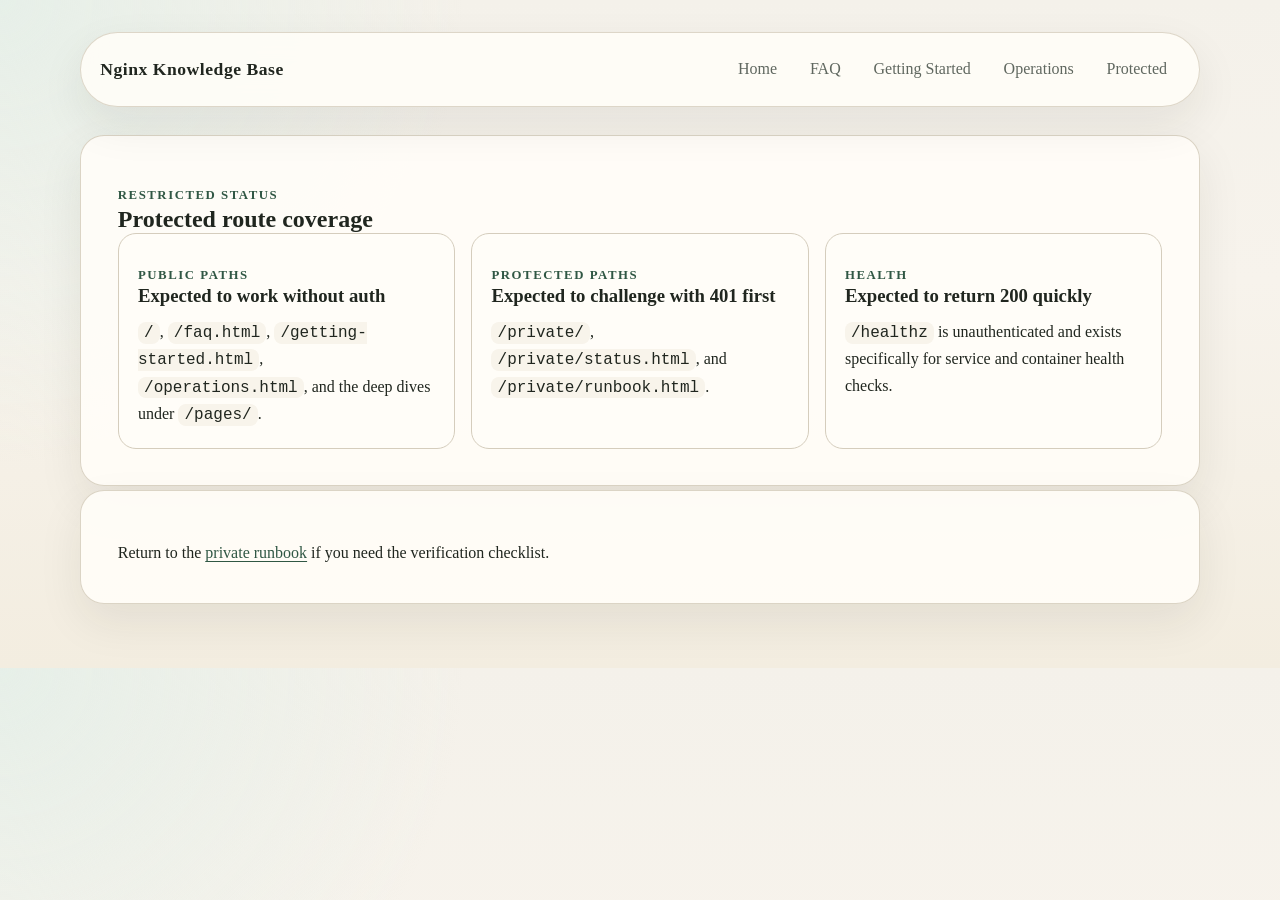
<file: site/private/status.html>
<!DOCTYPE html>
<html lang="en">
<head>
  <meta charset="utf-8">
  <meta name="viewport" content="width=device-width, initial-scale=1">
  <title>Nginx Knowledge Base | Restricted status</title>
  <meta name="description" content="Restricted status page protected by nginx basic auth.">
  <link rel="stylesheet" href="../assets/styles.css">
  <script src="../assets/search.js" defer></script>
</head>
<body>
  <div class="page-shell">
    <header class="site-header">
      <a class="brand" href="../index.html">Nginx Knowledge Base</a>
      <nav class="site-nav" aria-label="Primary">
        <a href="../index.html">Home</a>
        <a href="../faq.html">FAQ</a>
        <a href="../getting-started.html">Getting Started</a>
        <a href="../operations.html">Operations</a>
        <a href="../private/" data-nav-match="/private/">Protected</a>
      </nav>
    </header>

    <main class="content">
      <section class="section">
        <p class="eyebrow">Restricted status</p>
        <h1>Protected route coverage</h1>
        <div class="card-grid">
          <article class="card">
            <p class="card-label">Public paths</p>
            <h3>Expected to work without auth</h3>
            <p><code>/</code>, <code>/faq.html</code>, <code>/getting-started.html</code>, <code>/operations.html</code>, and the deep dives under <code>/pages/</code>.</p>
          </article>
          <article class="card">
            <p class="card-label">Protected paths</p>
            <h3>Expected to challenge with 401 first</h3>
            <p><code>/private/</code>, <code>/private/status.html</code>, and <code>/private/runbook.html</code>.</p>
          </article>
          <article class="card">
            <p class="card-label">Health</p>
            <h3>Expected to return 200 quickly</h3>
            <p><code>/healthz</code> is unauthenticated and exists specifically for service and container health checks.</p>
          </article>
        </div>
      </section>
    </main>

    <footer class="site-footer">
      <p>Return to the <a href="runbook.html">private runbook</a> if you need the verification checklist.</p>
    </footer>

    <button class="scroll-top" type="button" data-scroll-top hidden aria-label="Scroll back to top">Top</button>
  </div>
</body>
</html>
</file>
<file: site/assets/styles.css>
:root {
  --bg: #f4f1ea;
  --bg-strong: #ece5d8;
  --panel: #fffdf8;
  --panel-soft: #f8f4eb;
  --text: #20261f;
  --muted: #5f675f;
  --line: #d5cdbd;
  --accent: #305744;
  --accent-soft: #e4efe8;
  --shadow: 0 18px 45px rgba(32, 38, 31, 0.08);
  --radius: 18px;
  --max-width: 1120px;
}

* {
  box-sizing: border-box;
}

html {
  scroll-behavior: smooth;
}

body {
  margin: 0;
  color: var(--text);
  background:
    radial-gradient(circle at top left, rgba(228, 239, 232, 0.85), transparent 32%),
    linear-gradient(180deg, var(--bg), #f7f3ec 42%, #f3ede0 100%);
  font-family: "Iowan Old Style", "Palatino Linotype", "URW Palladio L", "Book Antiqua", Georgia, serif;
  line-height: 1.65;
}

a {
  color: var(--accent);
  text-decoration-thickness: 0.08em;
  text-underline-offset: 0.16em;
}

img {
  max-width: 100%;
}

code,
pre {
  font-family: "IBM Plex Mono", "SFMono-Regular", Consolas, "Liberation Mono", monospace;
}

code {
  background: var(--panel-soft);
  border-radius: 8px;
  padding: 0.12rem 0.38rem;
}

pre {
  overflow-x: auto;
  margin: 0;
  padding: 1.1rem 1.2rem;
  border: 1px solid var(--line);
  border-radius: var(--radius);
  background: #fbf8f1;
  box-shadow: var(--shadow);
}

pre code {
  padding: 0;
  background: transparent;
}

.page-shell {
  width: min(100% - 2rem, var(--max-width));
  margin: 0 auto;
  padding: 1rem 0 4rem;
}

.site-header {
  position: sticky;
  top: 0;
  z-index: 10;
  display: flex;
  align-items: center;
  justify-content: space-between;
  gap: 1rem;
  margin: 1rem 0 1.75rem;
  padding: 1rem 1.2rem;
  border: 1px solid rgba(213, 205, 189, 0.8);
  border-radius: 999px;
  background: rgba(255, 253, 248, 0.88);
  backdrop-filter: blur(12px);
  box-shadow: var(--shadow);
}

.brand {
  display: flex;
  align-items: center;
  gap: 0.75rem;
  color: var(--text);
  font-size: 1.1rem;
  font-weight: 700;
  letter-spacing: 0.03em;
  text-decoration: none;
}

.brand-mark {
  display: inline-grid;
  place-items: center;
  width: 2.1rem;
  height: 2.1rem;
  border-radius: 999px;
  background: var(--accent);
  color: #f8fbf8;
  font-size: 1rem;
}

.brand-copy {
  display: flex;
  flex-direction: column;
  gap: 0.05rem;
  color: var(--muted);
  font-size: 0.88rem;
  font-weight: 400;
  letter-spacing: 0;
}

.brand-copy strong {
  color: var(--text);
  font-size: 0.96rem;
}

.shell {
  width: min(100% - 2rem, var(--max-width));
  margin: 0 auto;
}

.topbar {
  display: flex;
  align-items: center;
  justify-content: space-between;
  gap: 1rem;
  width: 100%;
}

.site-nav {
  display: flex;
  flex-wrap: wrap;
  gap: 0.45rem;
}

.nav {
  display: flex;
  flex-wrap: wrap;
  gap: 0.45rem;
}

.site-nav a {
  padding: 0.45rem 0.8rem;
  border-radius: 999px;
  text-decoration: none;
  color: var(--muted);
  transition: background-color 160ms ease, color 160ms ease, transform 160ms ease;
}

.site-nav a:hover,
.site-nav a.is-active {
  background: var(--accent-soft);
  color: var(--accent);
  transform: translateY(-1px);
}

.nav a {
  padding: 0.45rem 0.8rem;
  border-radius: 999px;
  color: var(--muted);
  text-decoration: none;
  transition: background-color 160ms ease, color 160ms ease, transform 160ms ease;
}

.nav a:hover,
.nav a.is-active {
  background: var(--accent-soft);
  color: var(--accent);
  transform: translateY(-1px);
}

.content {
  display: grid;
  gap: 1.5rem;
}

.hero,
.section,
.card,
.faq-card,
.site-footer {
  animation: rise-in 420ms ease both;
}

.hero,
.section,
.site-footer {
  padding: clamp(1.4rem, 3vw, 2.3rem);
  border: 1px solid rgba(213, 205, 189, 0.85);
  border-radius: calc(var(--radius) + 6px);
  background: rgba(255, 253, 248, 0.92);
  box-shadow: var(--shadow);
}

.hero {
  padding-top: clamp(2rem, 5vw, 4rem);
  padding-bottom: clamp(2rem, 5vw, 4rem);
}

.hero-card {
  display: grid;
  grid-template-columns: minmax(0, 1.35fr) minmax(250px, 0.85fr);
  gap: 1rem;
  align-items: start;
}

.hero-copy p {
  max-width: 58ch;
  margin: 1rem 0 0;
  color: var(--muted);
}

.hero-panel,
.callout {
  padding: 1rem 1.1rem;
  border: 1px solid var(--line);
  border-radius: var(--radius);
  background: linear-gradient(180deg, var(--panel), #fbf8f1);
}

.hero-panel ul,
.callout ul {
  margin: 0.75rem 0 0;
  padding-left: 1.15rem;
}

.hero h1,
.section h1,
.section h2,
.card h3,
.faq-card h2,
.note-panel h3 {
  margin: 0;
  line-height: 1.12;
}

.hero h1 {
  max-width: 12ch;
  font-size: clamp(2.4rem, 6vw, 4.8rem);
  letter-spacing: -0.04em;
}

.lead {
  max-width: 66ch;
  margin: 1rem 0 0;
  color: var(--muted);
  font-size: 1.08rem;
}

.eyebrow,
.card-label {
  margin: 0 0 0.6rem;
  color: var(--accent);
  font-size: 0.8rem;
  font-weight: 700;
  letter-spacing: 0.12em;
  text-transform: uppercase;
}

.hero-actions {
  display: flex;
  flex-wrap: wrap;
  gap: 0.8rem;
  margin-top: 1.5rem;
}

.button {
  display: inline-flex;
  align-items: center;
  justify-content: center;
  padding: 0.78rem 1.1rem;
  border-radius: 999px;
  background: var(--accent);
  color: #f8fbf8;
  text-decoration: none;
  transition: transform 160ms ease, opacity 160ms ease;
}

.button:hover,
.button:focus-visible {
  opacity: 0.94;
  transform: translateY(-1px);
}

.button-secondary {
  background: transparent;
  color: var(--accent);
  border: 1px solid var(--line);
}

.section-heading {
  margin-bottom: 1rem;
}

.page-meta,
.faq-meta {
  margin: 0 0 0.55rem;
  color: var(--accent);
  font-size: 0.8rem;
  font-weight: 700;
  letter-spacing: 0.12em;
  text-transform: uppercase;
}

.card-grid,
.faq-grid {
  display: grid;
  gap: 1rem;
}

.card-grid {
  grid-template-columns: repeat(auto-fit, minmax(220px, 1fr));
}

.faq-grid {
  grid-template-columns: repeat(auto-fit, minmax(260px, 1fr));
}

.faq-layout {
  display: grid;
  grid-template-columns: minmax(0, 1.35fr) minmax(260px, 0.85fr);
  gap: 1rem;
  align-items: start;
}

.faq-column {
  display: grid;
  gap: 1rem;
}

.card,
.faq-card,
.faq-item,
.note-panel,
.search-panel {
  padding: 1.2rem;
  border: 1px solid var(--line);
  border-radius: var(--radius);
  background: var(--panel);
}

.note-panel,
.search-panel {
  background: linear-gradient(180deg, var(--panel), #fbf8f1);
}

.card,
.faq-card,
.faq-item {
  transition: transform 180ms ease, border-color 180ms ease;
}

.card:hover,
.faq-card:hover,
.faq-item:hover {
  transform: translateY(-2px);
  border-color: #bfb29b;
}

.card p,
.faq-card p,
.faq-item p,
.section p,
.note-panel p,
.site-footer p {
  margin: 0.75rem 0 0;
}

.faq-item h3 {
  margin: 0;
  line-height: 1.18;
}

.text-link {
  display: inline-block;
  margin-top: 1rem;
  font-weight: 700;
}

.section-split {
  display: grid;
  grid-template-columns: minmax(0, 1.3fr) minmax(280px, 0.9fr);
  gap: 1rem;
  align-items: start;
}

.plain-list,
.step-list {
  margin: 0.8rem 0 0;
  padding-left: 1.1rem;
}

.link-list {
  display: grid;
  gap: 0.7rem;
}

.search-panel {
  margin-top: 1.2rem;
}

.search-label {
  display: block;
  font-weight: 700;
}

.search-input {
  width: 100%;
  margin-top: 0.55rem;
  padding: 0.9rem 1rem;
  border: 1px solid var(--line);
  border-radius: 14px;
  background: #fffefb;
  color: var(--text);
  font: inherit;
}

.search-input:focus {
  outline: 2px solid rgba(48, 87, 68, 0.18);
  outline-offset: 2px;
  border-color: var(--accent);
}

.search-meta {
  color: var(--muted);
}

.search-status {
  margin: 0.75rem 0 0;
  color: var(--muted);
}

.related-links,
.footer-links {
  display: flex;
  flex-wrap: wrap;
  gap: 0.65rem;
  margin-top: 0.8rem;
}

.ghost-link {
  display: inline-flex;
  align-items: center;
  justify-content: center;
  padding: 0.55rem 0.8rem;
  border: 1px solid var(--line);
  border-radius: 999px;
  background: #fffefb;
  color: var(--accent);
  text-decoration: none;
}

.empty-state {
  margin: 0;
  padding: 1.05rem 1.2rem;
  border: 1px dashed #b8ab95;
  border-radius: var(--radius);
  background: rgba(255, 253, 248, 0.8);
  color: var(--muted);
  text-align: center;
}

.site-footer {
  margin-top: 0.25rem;
}

.scroll-top {
  position: fixed;
  right: 1.25rem;
  bottom: 1.25rem;
  z-index: 15;
  padding: 0.78rem 0.95rem;
  border: 0;
  border-radius: 999px;
  background: var(--accent);
  color: #f9fcfa;
  font: inherit;
  cursor: pointer;
  box-shadow: var(--shadow);
  opacity: 0;
  transform: translateY(10px);
  pointer-events: none;
  transition: opacity 180ms ease, transform 180ms ease;
}

.scroll-top.is-visible {
  opacity: 1;
  transform: translateY(0);
  pointer-events: auto;
}

[hidden] {
  display: none !important;
}

@keyframes rise-in {
  from {
    opacity: 0;
    transform: translateY(10px);
  }

  to {
    opacity: 1;
    transform: translateY(0);
  }
}

@media (max-width: 760px) {
  .page-shell {
    width: min(100% - 1rem, var(--max-width));
    padding-bottom: 5rem;
  }

  .site-header {
    border-radius: 28px;
    align-items: flex-start;
  }

  .section-split {
    grid-template-columns: 1fr;
  }

  .hero-card,
  .faq-layout {
    grid-template-columns: 1fr;
  }

  .hero h1 {
    max-width: 100%;
  }

  .topbar {
    align-items: flex-start;
    flex-direction: column;
  }

  .scroll-top {
    right: 0.85rem;
    bottom: 0.85rem;
  }
}

@media (prefers-reduced-motion: reduce) {
  html {
    scroll-behavior: auto;
  }

  *,
  *::before,
  *::after {
    animation: none !important;
    transition: none !important;
  }
}
</file>
